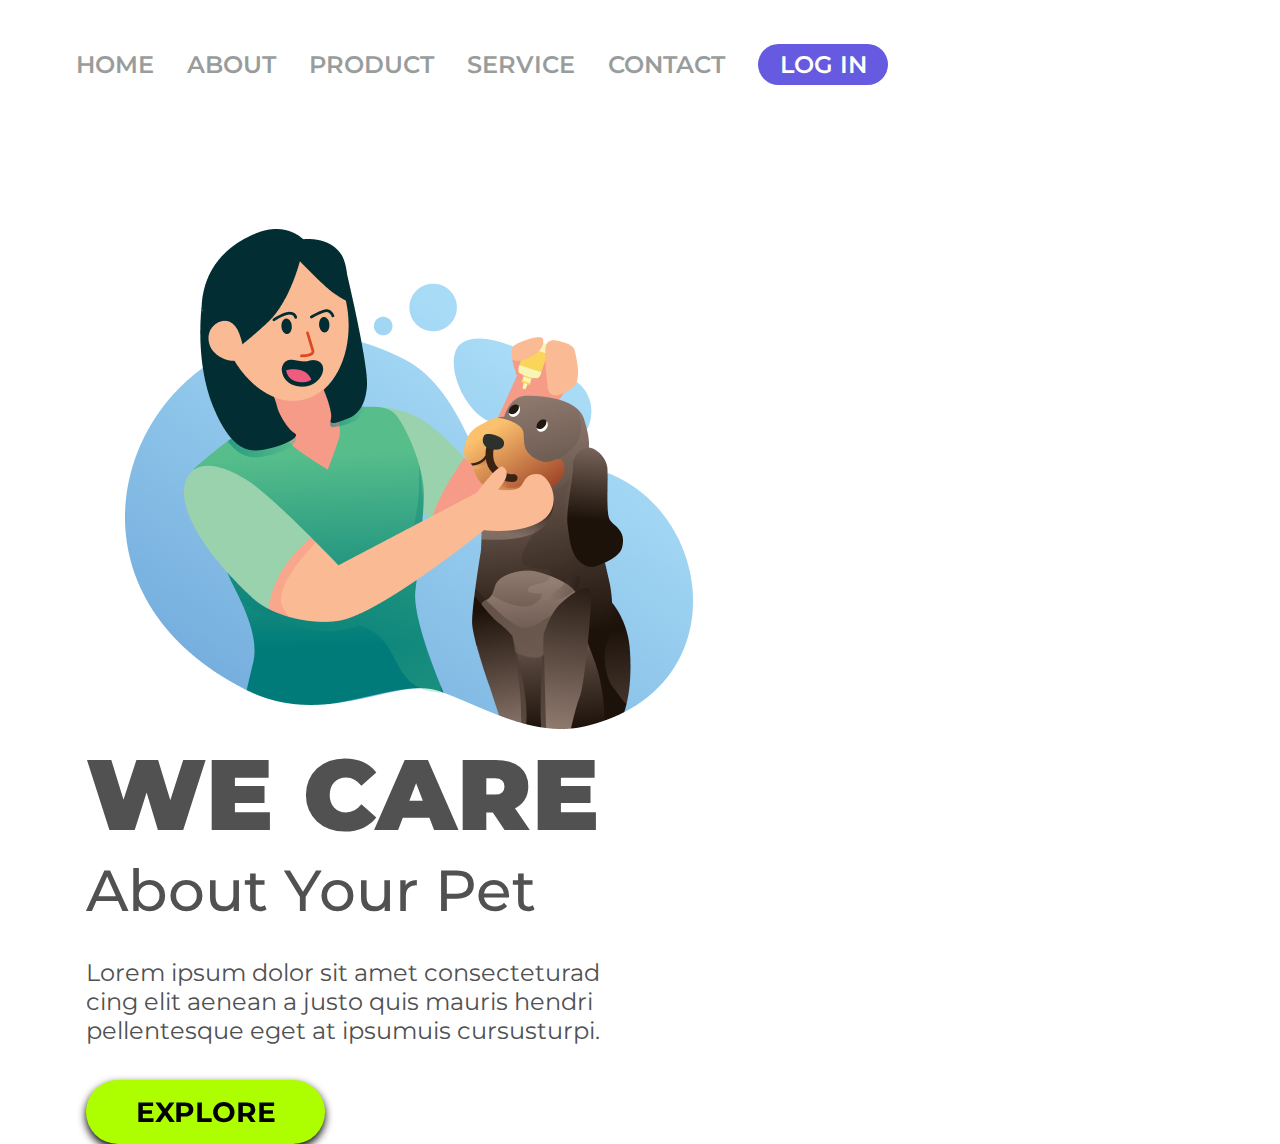
<file: 01-PROJETO-01/index.html>
<!DOCTYPE html>
<html lang="pt-br">

<head>
    <meta charset="UTF-8">
    <meta name="viewport" content="width=device-width, initial-scale=1.0">
    <link rel="preconnect" href="https://fonts.googleapis.com">
    <link rel="preconnect" href="https://fonts.gstatic.com" crossorigin>
    <link href="https://fonts.googleapis.com/css2?family=Montserrat:wght@100..900&display=swap" rel="stylesheet">
    <link rel="stylesheet" href="style.css">
    <title>We Care - Projeto 01</title>
</head>

<body>

    <header>
        <a class="link-header">HOME</a>
        <a class="link-header">ABOUT</a>
        <a class="link-header">PRODUCT</a>
        <a class="link-header">SERVICE</a>
        <a class="link-header">CONTACT</a>
        <button class="button-header">LOG IN</button>
    </header>

    <main>
        <img src="./img/Illustration 2.png" alt="img-1">

        <div class="text">
            <h1>WE CARE</h1>
            <h2>About Your Pet</h2>
            <p>Lorem ipsum dolor sit amet consecteturad
                cing elit aenean a justo quis mauris hendri
                pellentesque eget at ipsumuis cursusturpi.</p>
            <button class="button-main">EXPLORE</button>
        </div>
    </main>

</body>

</html>
</file>
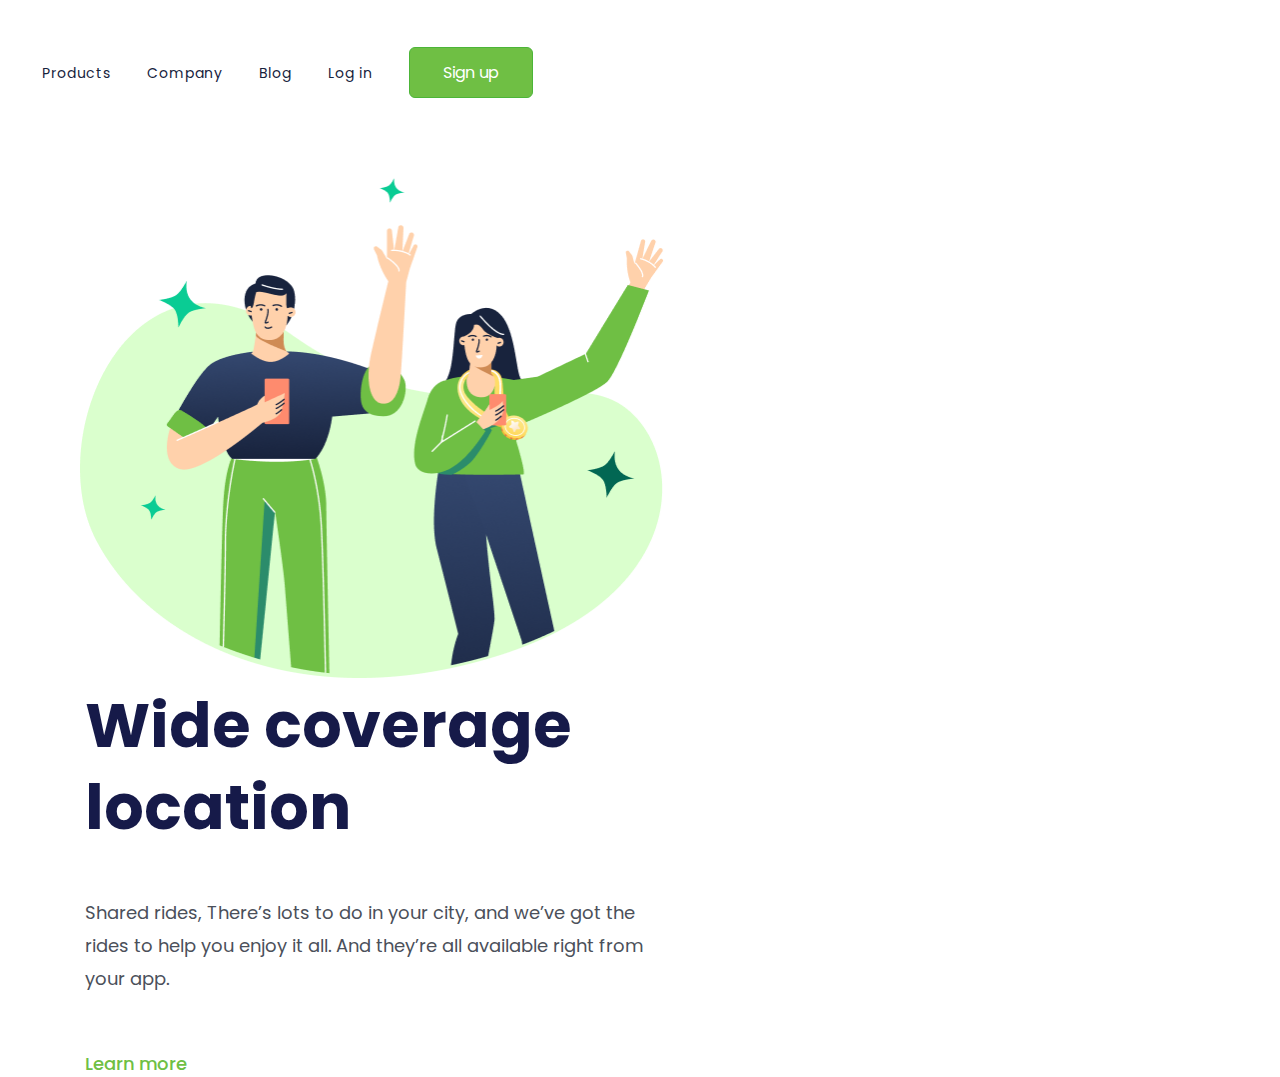
<file: 02-PORJETO-02/index.html>
<!DOCTYPE html>
<html lang="pt-br">

<head>
    <meta charset="UTF-8">
    <meta name="viewport" content="width=device-width, initial-scale=1.0">
    <link rel="preconnect" href="https://fonts.googleapis.com">
    <link rel="preconnect" href="https://fonts.gstatic.com" crossorigin>
    <link href="https://fonts.googleapis.com/css2?family=Montserrat:wght@100..900&family=Poppins:wght@400;500;700&display=swap" rel="stylesheet">
    <link rel="stylesheet" href="style.css">
    <title>Wide Coverage Location</title>
</head>
<body>

    <header>
        <a class="text-home">Products</a>
        <a class="text-home">Company</a>
        <a class="text-home">Blog</a>
        <a class="text-home">Log in</a>
        <button>Sign up</button>
    </header>

    <main>
        <img src="./img.png" alt="">

        <div class="text-main">
            <h1>Wide coverage location</h1>
            <p>Shared rides, There’s lots to do in your city, and we’ve got the rides to help
                you enjoy it all. And they’re all available right from your app.</p>
                <a>Learn more</a>
        </div>
    </main>

</body>
</html>
</file>
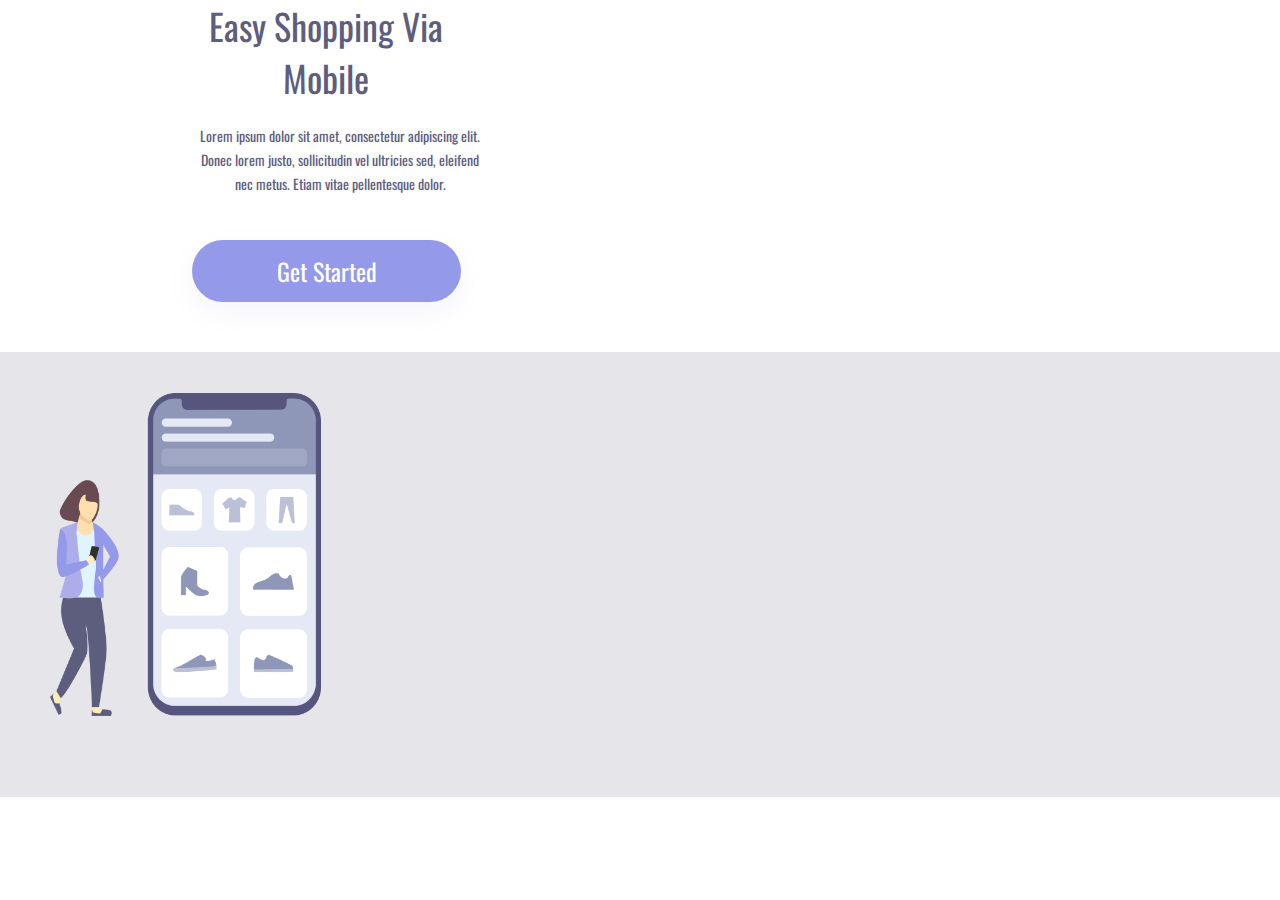
<file: 03-PROJETO/index.html>
<!DOCTYPE html>
<html lang="pt-br">

<head>
    <meta charset="UTF-8">
    <meta name="viewport" content="width=device-width, initial-scale=1.0">
    <link rel="preconnect" href="https://fonts.googleapis.com">
    <link rel="preconnect" href="https://fonts.gstatic.com" crossorigin>
    <link href="https://fonts.googleapis.com/css2?family=Oswald:wght@200..700&display=swap" rel="stylesheet">
    <link rel="stylesheet" href="style.css">
    <title>Easy Shopping Via Mobile</title>
</head>

<body>

    <div class="wrapper">
        <section class="container-left">
            <h1>Easy Shopping Via Mobile</h1>
            <p>Lorem ipsum dolor sit amet, consectetur adipiscing
                elit. Donec lorem justo, sollicitudin vel ultricies sed,
                eleifend nec metus. Etiam vitae pellentesque dolor. </p>
            <button>Get Started</button>
        </section>
        <section class="container-right">
            <header>
                <a class="home">Home</a>
                <a class="home" id="work">Work</a>
                <a class="home">About</a>
                <a class="home">Contact</a>
            </header>
            <img src="./assets/Ilustrator.png" alt="girl-cellphone">
        </section>
    </div>

</body>

</html>
</file>
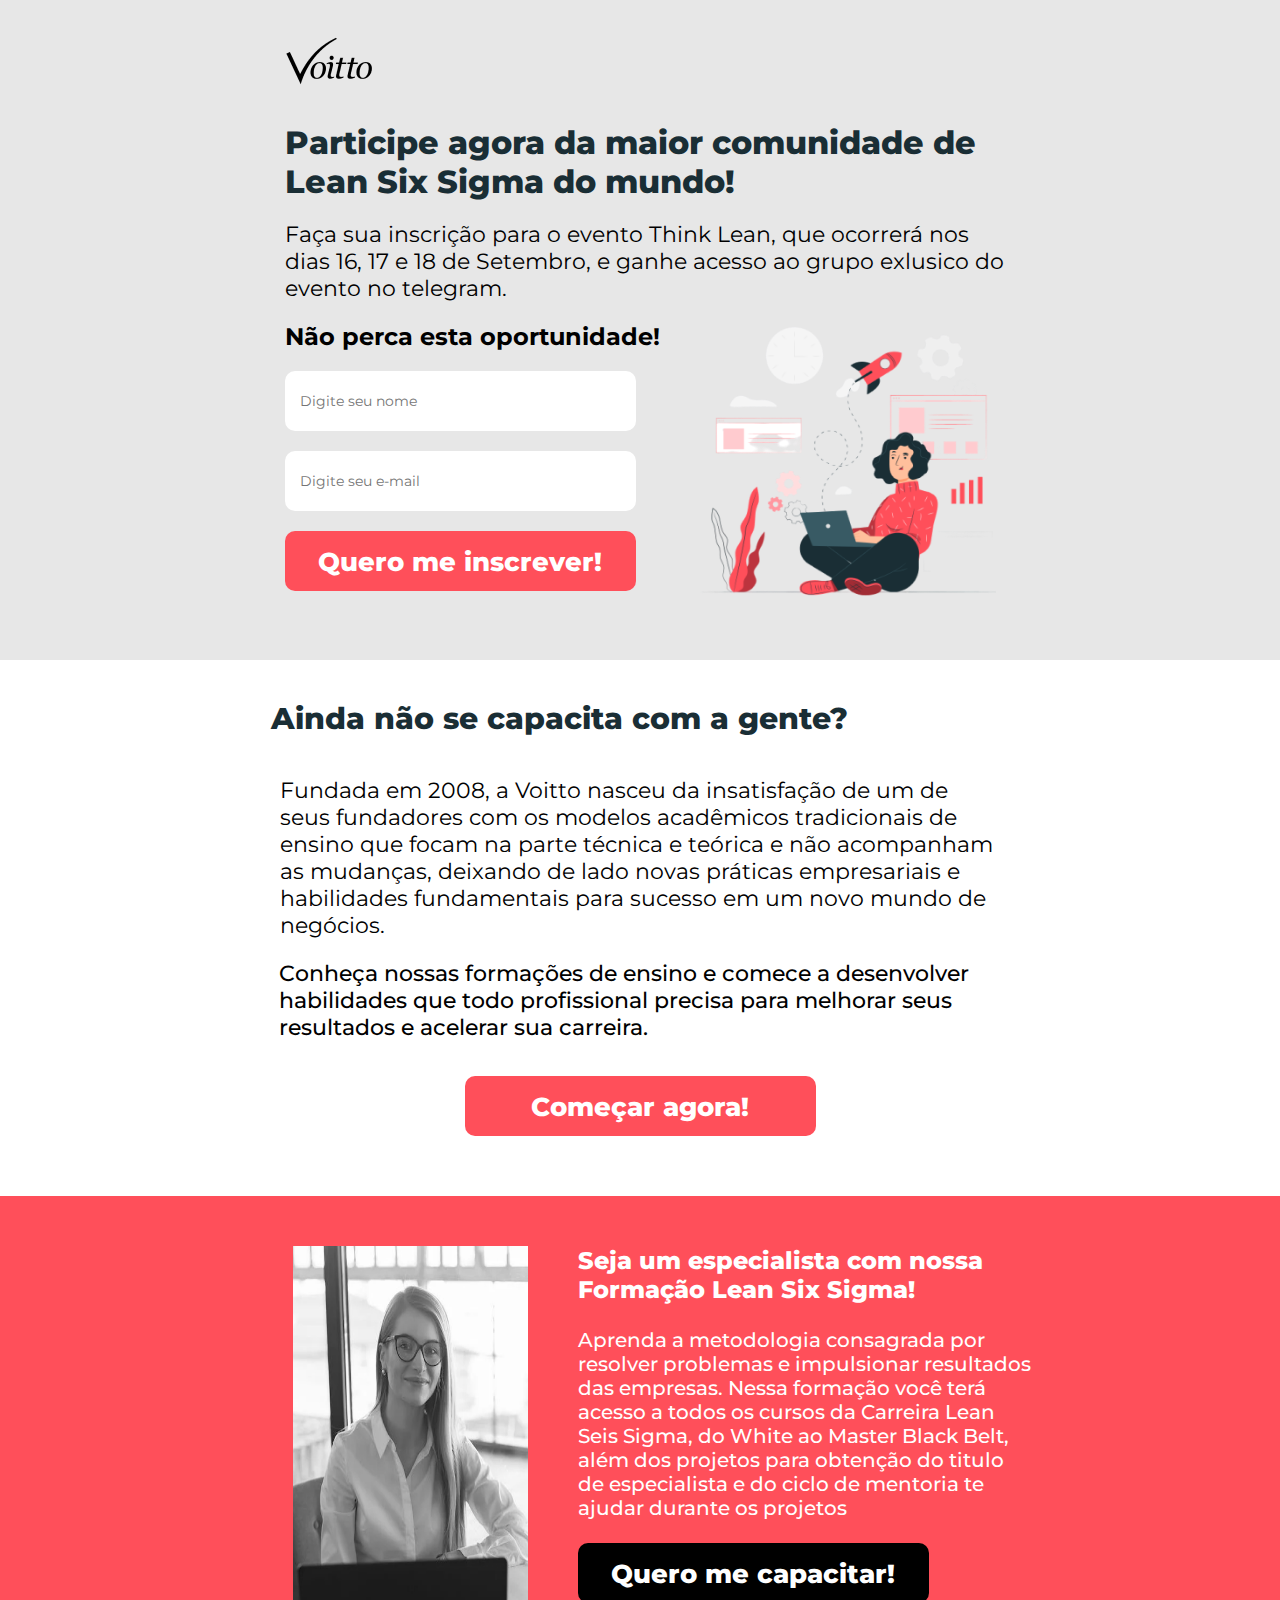
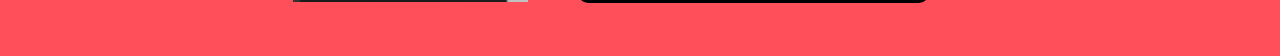
<file: 04-PROJETO/index.html>
<!DOCTYPE html>
<html lang="pt-br">

<head>
    <meta charset="UTF-8">
    <meta name="viewport" content="width=device-width, initial-scale=1.0">
    <link rel="preconnect" href="https://fonts.googleapis.com">
    <link rel="preconnect" href="https://fonts.gstatic.com" crossorigin>
    <link href="https://fonts.googleapis.com/css2?family=Montserrat:ital,wght@0,100..900;1,100..900&display=swap"
        rel="stylesheet">
    <link rel="shortcut icon" href="assets/logo-voitto.ico" type="image/x-icon">
    <link rel="stylesheet" href="style.css">
    <title>Voitto</title>
</head>

<body>

    <!-- PRIMEIRA-PARTE -->

    <section class="header">
        <div class="text-header">
            <img class="logo-voitto" src="./assets/logo-voitto.png" alt="logo-voitto">
            <h1>Participe agora da maior comunidade de Lean Six Sigma do mundo!</h1>
            <p>Faça sua inscrição para o evento Think Lean, que ocorrerá nos dias 16,
                17 e 18 de Setembro, e ganhe acesso ao grupo exlusico do evento no telegram.</p>
            <h3>Não perca esta oportunidade!</h3>
            <form action="https://formcarry.com/s/MuWBKVp7R4F" method="POST" enctype="multipart/form-data">
                <label>
                    <input placeholder="Digite seu nome" name="name">
                </label>
                <label>
                    <input placeholder="Digite seu e-mail" type="email" name="email">
                </label>
                <label>
                    <button type="submit">Quero me inscrever!</button>
                </label>
            </form>
        </div>
        <img class="img-girl" src="./assets/ilustração-vetorizada.png" alt="girl-and-laptop">
    </section>

    <!-- SEGUNDA-PARTE -->

    <main>
        <div class="text-main">
            <h2>Ainda não se capacita com a gente?</h2>
            <p>Fundada em 2008, a Voitto nasceu da insatisfação de um de seus fundadores
                com os modelos acadêmicos tradicionais de ensino que focam na parte
                técnica e teórica e não acompanham as mudanças, deixando de lado novas
                práticas empresariais e habilidades fundamentais para
                sucesso em um novo mundo de negócios.</p>
            <h3>Conheça nossas formações de ensino e comece a desenvolver
                habilidades que todo profissional precisa para melhorar
                seus resultados e acelerar sua carreira.</h3>
        </div>
        <div class="img-main">
            <img src="./assets/image 1.png" alt="img-1">
            <img src="./assets/image 2.png" alt="img-2">
            <img src="./assets/image 3.png" alt="img-3">
        </div>
        <div class="button">
            <button onclick="clicar()">Começar agora!</button>
        </div>
    </main>

    <!-- TERCEIRA-PARTE -->

    <section class="rodape">
        <img src="./assets/image 4.png" alt="img-4">
        <div class="text-rodape">
            <h2>Seja um especialista com nossa Formação Lean Six Sigma!</h2>
            <p>Aprenda a metodologia consagrada por resolver problemas e
                impulsionar resultados das empresas. Nessa formação você terá
                acesso a todos os cursos da Carreira Lean Seis Sigma, do White
                ao Master Black Belt, além dos projetos para obtenção do titulo
                de especialista e do ciclo de mentoria te ajudar durante os
                projetos</p>
            <button onclick="clicar()">Quero me capacitar!</button>
        </div>
    </section>

</body>
<script src="script.js"></script>

</html>
</file>
<file: 01-PROJETO-01/style.css>
* {
    margin: 0;
    padding: 0;
    box-sizing: border-box;
    font-family: "Montserrat", sans-serif;
}


header {
    margin: 44px 0 144px 76px;
}

main {
    height: 700px;
}

.link-header {
    font-weight: 600;
    font-size: 24px;
    line-height: 29px;
    color: #989D9C;
    cursor: pointer;
    margin-right: 29px;
}

.button-header {
    background-color: #665AE1;
    border-radius: 20.5px;
    width: 130px;
    height: 41px;
    border: none;
    font-weight: 600;
    font-size: 24px;
    line-height: 29px;
    color: white;
    cursor: pointer;
}

img {
    width: 568px;
    height: 500px;
    margin-left: 125px;
    display: inline-block;
}

.text {
    display: inline-block;
    margin-left: 86px;
}

h1 {
    font-weight: 900;
    font-size: 100px;
    line-height: 122px;
    color: #515151;
}

h2 {
    font-weight: 500;
    font-size: 58px;
    line-height: 71px;
    color: #515151;
}

p {
    font-weight: 400;
    font-size: 24px;
    line-height: 29px;
    color: #515151;
    width: 515px;
    margin-top: 32px;
    margin-bottom: 35px;
}

.button-main {
    background: #ADFF00;
    border-radius: 50px;
    border: none;
    cursor: pointer;
    width: 239px;
    height: 64px;
    filter: drop-shadow(0px 4px 4px rgba(0, 0, 0.25));
    font-weight: 700;
    font-size: 28px;
    line-height: 34px;
    color: black;
}

@media (max-width: 900px) {


    main {
        margin-top: 30%;
        text-align: center;
    }

    .text {
        text-align: center;
        margin-left: 0px;
    }

    header {
        display: none;
    }

    p {
        display: none;
    }

    img {
        width: 354px;
        height: 371px;
        margin-left: 0px;
    }

    h1 {
        font-size: 50px;
    }

    h2 {
        font-size: 30px;
        margin-top: -50px;
    }

    button {
        width: 239px;
        height: 64px;
        font-size: 28px;
    }
}
</file>
<file: 02-PORJETO-02/style.css>
* {
    margin: 0;
    padding: 0;
    box-sizing: border-box;
    font-family: "Poppins", sans-serif;
}

header {
    margin: 47px 0 80px 42px;
}

main {
    height: 600px;
}

.text-home {
    font-size: 14px;
    font-weight: 400;
    line-height: 21px;
    letter-spacing: 0.875px;
    margin-right: 32px;
    color: #17233D;
    cursor: pointer;
    letter-spacing: 0.88px;
}

button {
    width: 124px;
    height: 51px;
    border-radius: 6px;
    border: 1px solid #4CB538;
    background: #6FBF44;
    font-size: 16px;
    line-height: 24px;
    color: white;
    cursor: pointer;
}

img {
    width: 595.19px;
    height: 500px;
    margin-left: 80px;
    display: inline-block;
}

h1 {
    font-weight: 700;
    font-size: 62px;
    line-height: 82px;
    color: #161A49;
}

p {
    font-weight: 400;
    font-size: 18px;
    line-height: 33px;
    color: #4B505A;
    margin-top: 47px;
    margin-bottom: 55px;
}

a {
    font-weight: 500;
    font-size: 18px;
    line-height: 27px;
    color: #6FBF44;
    cursor: pointer;
}

.text-main {
    display: inline-block;
    width: 582px;
    margin-left: 85px;
}

@media (max-width: 750px) {

    .text-home {
        display: none;
    }

    img {
        width: 312px;
        height: 288px;
        margin-left: 130px;
        margin-bottom: 50px;
    }

    h1 {
        width: 278px;
        height: 60px;
        font-size: 30px;
        font-weight: 700;
        line-height: 30px;
        letter-spacing: 0.5961538553237915px;
        text-align: center;
    }

    p {
        width: 304px;
        height: 165px;
        font-size: 18px;
        font-weight: 400;
        line-height: 33px;
        letter-spacing: 0.5px;
        text-align: center;
    }

    a {
        width: 112px;
        height: 27px;
        font-size: 18px;
        font-weight: 500;
        line-height: 27px;
        letter-spacing: 1px;
        margin-left: 90px;
    }

    header {
        margin-left: 300px;
        margin-top: 20px;
        margin-bottom: 150px;
    }

    .text-main {
        margin-left: 140px;
    }

}
</file>
<file: 03-PROJETO/style.css>
* {
    margin: 0;
    padding: 0;
    box-sizing: border-box;
    font-family: "Oswald", sans-serif;
    font-weight: 400;
}

.wrapper {
    height: 100vh;
    width: 100vw;
}

.container-left {
    display: inline-block;
    width: 70%;
    padding-left: 136px;
    margin-top: 10%;
}

.container-right {
    display: inline-block;
    background-color: rgba(93, 93, 125, 0.16);
    height: 100vh;
    width: 30%;
    position: absolute;
}

img {
    width: 456px;
    height: 561.95px;
    position: relative;
    top: 6%;
    right: 28%;
}

h1 {
    width: 368px;
    height: 160px;
    font-size: 70px;
    line-height: 80px;
    letter-spacing: 0px;
    color: #5D5D7D;
}

p {
    width: 540px;
    height: 144px;
    opacity: 0.6px;
    font-size: 28px;
    line-height: 48px;
    letter-spacing: 0px;
    color: #5D5D7D;
    margin-top: 20px;
    margin-bottom: 20px;
}

button {
    width: 269px;
    height: 62px;
    box-shadow: 0px 10px 24px 0px #9499EA19;
    background: #9499EA;
    font-size: 24px;
    line-height: 36px;
    letter-spacing: 0px;
    cursor: pointer;
    border-radius: 50px;
    border: none;
    color: white;
}

button:hover {
    opacity: 0.9;
}

header {
    width: 376px;
    height: 41.12px;
    margin-left: 70px;
}

.home {
    font-size: 28px;
    line-height: 41px;
    letter-spacing: 0px;
    cursor: pointer;
    color: #5D5D7D;
    margin-right: 25px;
}

.home:hover {
    font-size: 32px;
    transition: 1s;
}

#work {
    opacity: 40%;
}

@media (max-width: 1460px) {

    .wrapper {
        margin: auto;
    }

    h1 {
        width: 268px;
        height: 104px;
        font-size: 36px;
        line-height: 52px;
        letter-spacing: 0px;
        text-align: center;
    }

    .container-right {
        display: block;
        margin: auto;
        width: 100vw;
        margin-top: 50px;
        height: 445px;
    }

    .container-left {
        display: block;
        padding: 0;
        margin: auto;
    }

    p {
        width: 296px;
        height: 96px;
        font-size: 14px;
        line-height: 24px;
        letter-spacing: 0px;
        text-align: center;
    }

    img {
        width: 271px;
        height: 322.95px;
        position: static;
        margin-left: 50px;
    }

    .home {
        display: none;
    }

}
</file>
<file: 04-PROJETO/style.css>
* {
    margin: 0;
    padding: 0;
    box-sizing: border-box;
    font-family: "Montserrat", sans-serif;
}

/* PRIMEIRA-PARTE */

.header {
    height: 750px;
    background: #E7E7E7;
    display: flex;
    justify-content: center;
}

.img-girl {
    width: 700px;
    height: 751px;
}

.logo-voitto {
    margin-top: 20px;
    width: 88px;
    height: 83px;
}

.text-header {
    display: flex;
    flex-direction: column;
    gap: 20px;
    width: 535px;
    height: 60px;
}

.text-header h1 {
    margin-top: 25px;
    width: 535px;
    height: 138px;
    font-size: 38px;
    font-weight: 800;
    line-height: 46px;
    letter-spacing: 0em;
    color: #1A2E35;
}

.text-header p {
    width: 522px;
    height: 116px;
    font-size: 24px;
    font-weight: 400;
    line-height: 29px;
    letter-spacing: 0em;
}

.text-header h3 {
    width: 375px;
    height: 29px;
    font-size: 24px;
    font-weight: 700;
    line-height: 29px;
    letter-spacing: 0em;
}

form {
    display: flex;
    flex-direction: column;
    gap: 20px;
}

input {
    width: 535px;
    height: 60px;
    border-radius: 10px;
    font-size: 14px;
    font-weight: 400;
    line-height: 17px;
    letter-spacing: 0em;
    padding: 15px;
    border: none;
    outline-color: gray;
}

button {
    width: 396px;
    height: 60px;
    border-radius: 10px;
    background: #FF4F5A;
    color: white;
    font-size: 26px;
    font-weight: 800;
    line-height: 32px;
    letter-spacing: 0em;
    border: none;
    padding: 15px;
    cursor: pointer;
}

button:hover {
    color: black;
}

/* SEGUNDA-PARTE */

.text-main h2 {
    margin: auto;
    margin-top: 40px;
    width: 738px;
    height: 44px;
    font-size: 36px;
    font-weight: 800;
    line-height: 44px;
    letter-spacing: 0em;
    color: #1A2E35;
}

.text-main p {
    margin: auto;
    width: 1226px;
    height: 118px;
    font-size: 24px;
    font-weight: 400;
    line-height: 29px;
    letter-spacing: 0em;
    margin-top: 40px;
    margin-bottom: 25px;
}

.text-main h3 {
    margin: auto;
    width: 1222px;
    height: 64px;
    font-size: 24px;
    font-weight: 500;
    line-height: 29px;
    letter-spacing: 0em;
}

.img-main {
    display: flex;
    justify-content: center;
    gap: 15px;
    margin-top: 50px;
}

.button {
    text-align: center;
}

main button {
    margin-top: 70px;
    margin-bottom: 70px;
}

/* TERCEIRA-PARTE */

.rodape {
    height: 730px;
    background: #FF4F5A;
    display: flex;
    justify-content: center;
}

.rodape img {
    width: 533px;
    height: 588px;
    margin: 50px 50px;
}

.text-rodape {
    margin: 80px 0;
}

.text-rodape h2 {
    width: 641px;
    height: 110px;
    font-size: 38px;
    font-weight: 800;
    line-height: 46px;
    letter-spacing: 0em;
    color: white;
}

.text-rodape p {
    width: 641px;
    height: 235px;
    font-size: 24px;
    font-weight: 500;
    line-height: 29px;
    letter-spacing: 0em;
    color: white;
}

.text-rodape button {
    background: black;
}

.text-rodape button:hover {
    background: white;
    color: black;
}

/* TABLET-RESPONSIVE */

@media (max-width: 1280px) {

    .header {
        height: 660px;
        background: #E7E7E7;
    }

    .text-header h1 {
        margin: 0;
        width: 724px;
        height: 78px;
        font-size: 32px;
        font-weight: 800;
        line-height: 39px;
        letter-spacing: 0em;
    }

    .text-header p {
        width: 724px;
        height: 81px;
        font-size: 22px;
        font-weight: 400;
        line-height: 27px;
        letter-spacing: 0em;
    }

    .img-girl {
        width: 306px;
        height: 328px;
        margin: 300px 0 0 -130px;
    }

    form {
        width: 351px;
        height: 60px;
    }

    input {
        width: 351px;
        height: 60px;
    }

    button {
        width: 351px;
        height: 60px;
        border-radius: 10px;
    }

    /* SEGUNDA-PARTE */

    .text-main h2 {
        width: 738px;
        height: 37px;
        font-size: 30px;
        font-weight: 800;
        line-height: 37px;
        letter-spacing: 0em;
    }

    .text-main p {
        width: 721px;
        height: 158px;
        font-size: 22px;
        font-weight: 400;
        line-height: 27px;
        letter-spacing: 0em;
    }

    .text-main h3 {
        width: 723px;
        height: 76px;
        font-size: 22px;
        font-weight: 500;
        line-height: 27px;
        letter-spacing: 0em;
    }

    .img-main {
        display: none;
    }

    .button button {
        margin: 40px 0 60px;
    }

    /* TERCEIRA-PARTE */

    .rodape {
        height: 460px;
    }

    .rodape img {
        width: 235px;
        height: 356px;
    }

    .text-rodape {
        margin: 50px 0;
    }

    .rodape h2 {
        width: 460px;
        height: 62px;
        font-size: 24px;
        font-weight: 800;
        line-height: 29px;
        letter-spacing: 0em;
        margin-bottom: 20px;
    }

    .rodape p {
        width: 454px;
        height: 215px;
        font-size: 20px;
        font-weight: 500;
        line-height: 24px;
        letter-spacing: 0em;
    }

}

/* MOBILE-RESPONSIVE */

@media (max-width: 800px) {

    .header {
        display: grid;
        height: 739px;
        margin: auto;
    }

    .logo-voitto {
        width: 64px;
        height: 60px;
        margin: 0 0 -20px 0;
    }

    .text-header {
        width: 274px;
        height: 60px;
    }

    .text-header h1 {
        width: 274px;
        height: 60px;
        font-size: 20px;
        font-weight: 800;
        line-height: 24px;
        letter-spacing: 0em;
    }

    .text-header p {
        width: 274px;
        height: 79px;
        font-size: 14px;
        font-weight: 400;
        line-height: 17px;
        letter-spacing: 0em;
    }

    .text-header h3 {
        width: 274px;
        height: 26px;
        font-size: 16px;
        font-weight: 700;
        line-height: 20px;
        letter-spacing: 0em;
    }

    .img-girl {
        position: relative;
        width: 274px;
        height: 245.35px;
        left: 130px;
        top: 50px;
    }

    form,
    input {
        width: 274px;
        height: 45px;
        outline-color: #FF4F5A;
    }

    button {
        width: 274px;
        height: 45px;
        font-size: 16px;
        font-weight: 800;
        line-height: 20px;
        letter-spacing: 0em;
    }

    button:active {
        background: black;
        color: white;
    }

    /* SEGUNDA-PARTE */

    .text-main h2 {
        width: 217px;
        height: 37px;
        font-size: 16px;
        font-weight: 800;
        line-height: 20px;
        letter-spacing: 0em;
        text-align: center;
        margin-top: 20px;
    }

    .text-main p {
        width: 274px;
        height: 101px;
        font-size: 14px;
        font-weight: 400;
        line-height: 17px;
        letter-spacing: 0em;
        margin-top: 20px;
    }

    .text-main h3 {
        width: 274px;
        height: 30px;
        font-size: 14px;
        font-weight: 500;
        line-height: 17px;
        letter-spacing: 0em;
        margin-top: 85px;
    }

    .button {
        margin-top: 40px;
        height: 110px;
    }

    /* TERCEIRA-PARTE */

    .rodape {
        display: grid;
        height: 565px;
    }

    .rodape img {
        position: relative;
        width: 274px;
        height: 222px;
        margin: auto;
        margin-top: 30px;
    }

    .text-rodape h2 {
        margin: auto;
        margin-top: -30px;
        width: 274px;
        height: 53px;
        font-size: 16px;
        font-weight: 800;
        line-height: 20px;
        letter-spacing: 0em;
    }

    .text-rodape p {
        width: 274px;
        height: 101px;
        font-size: 14px;
        font-weight: 500;
        line-height: 17px;
        letter-spacing: 0em;
    }

    .text-rodape button {
        margin-top: 65px;
    }

    .text-rodape button:active {
        color: #FF4F5A;
        background: white;
    }
}
</file>
